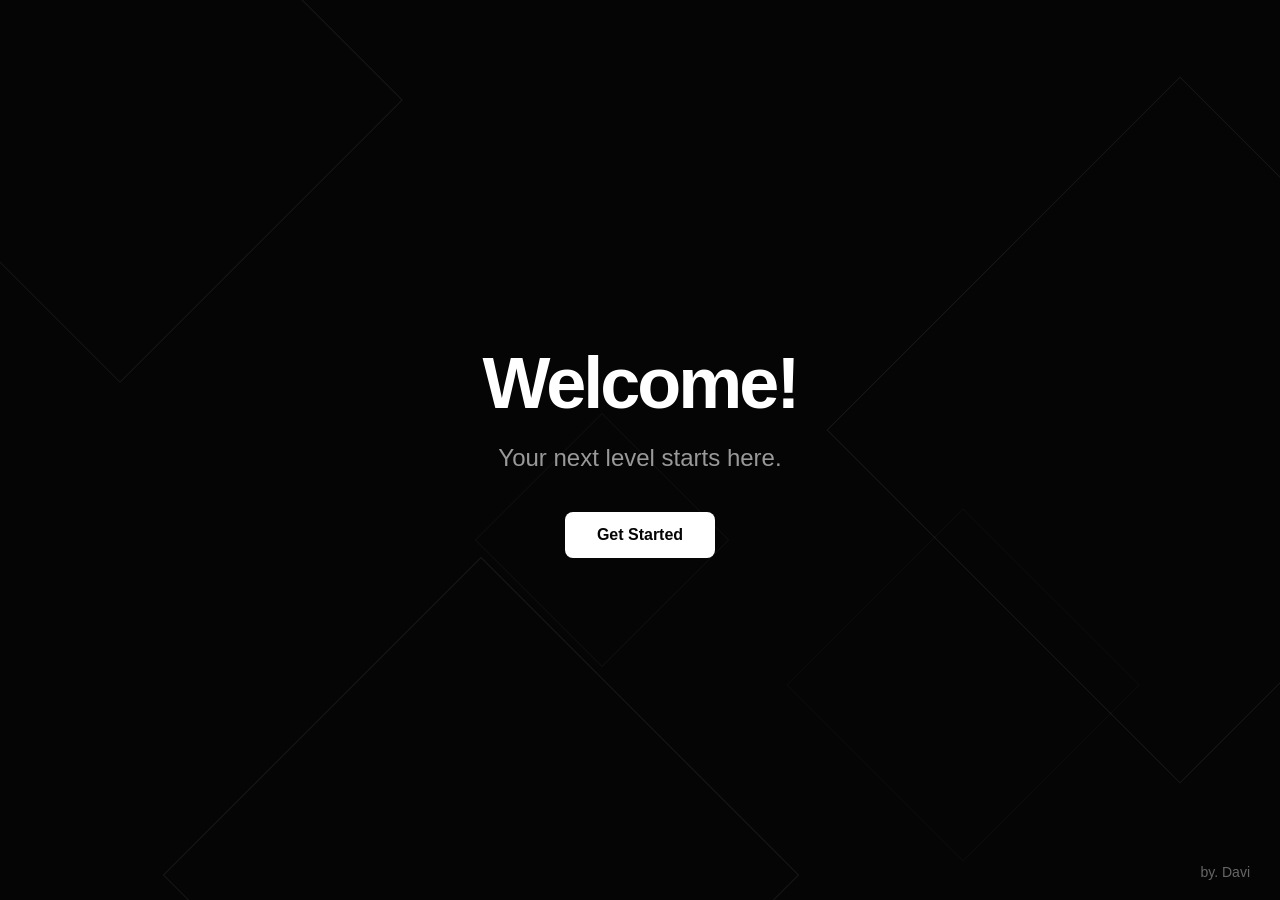
<file: index.html>
<!DOCTYPE html>
<html lang="en">

<head>
    <meta charset="UTF-8">
    <meta name="viewport" content="width=device-width, initial-scale=1.0">

    <title>Welcome</title>

    <link rel="stylesheet" href="style.css">
</head>

<body>

    <div class="background">

        <div class="vector vector-1"></div>
        <div class="vector vector-2"></div>
        <div class="vector vector-3"></div>
        <div class="vector vector-4"></div>
        <div class="vector vector-5"></div>

    </div>

    <main class="container">

        <h1>Welcome!</h1>

        <p>Your next level starts here.</p>

        <a href="pagina2.html" class="button">Get Started</a>

    </main>

    <footer>
        by. Davi
    </footer>

    <script src="script.js"></script>

</body>

</html>
</file>
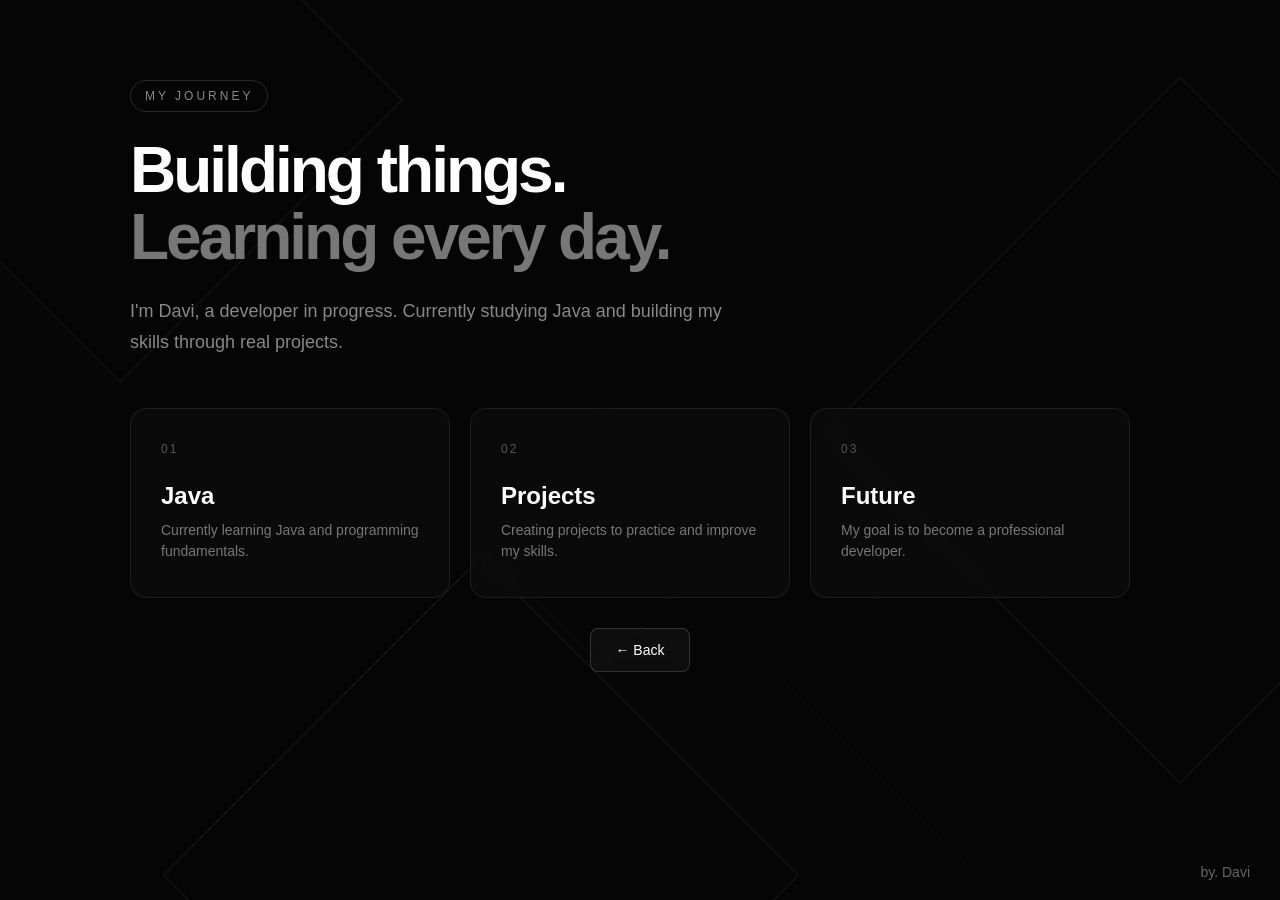
<file: pagina2.html>
<!DOCTYPE html>
<html lang="en">

<head>
    <meta charset="UTF-8">
    <meta name="viewport" content="width=device-width, initial-scale=1.0">

    <title>About Me</title>

    <link rel="stylesheet" href="style.css">
</head>

<body>

    <!-- FUNDO -->

    <div class="background">

        <div class="vector vector-1"></div>
        <div class="vector vector-2"></div>
        <div class="vector vector-3"></div>
        <div class="vector vector-4"></div>
        <div class="vector vector-5"></div>

    </div>

    <!-- CONTEÚDO -->

    <main class="page-two">

        <div class="tag">
            MY JOURNEY
        </div>

        <h1>
            Building things.<br>
            <span>Learning every day.</span>
        </h1>

        <p class="description">
            I'm Davi, a developer in progress.
            Currently studying Java and building my skills
            through real projects.
        </p>

        <!-- CARDS -->

        <div class="cards">

            <div class="card">

                <span class="number">
                    01
                </span>

                <h2>
                    Java
                </h2>

                <p>
                    Currently learning Java and programming fundamentals.
                </p>

            </div>


            <div class="card">

                <span class="number">
                    02
                </span>

                <h2>
                    Projects
                </h2>

                <p>
                    Creating projects to practice and improve my skills.
                </p>

            </div>


            <div class="card">

                <span class="number">
                    03
                </span>

                <h2>
                    Future
                </h2>

                <p>
                    My goal is to become a professional developer.
                </p>

            </div>

        </div>

        <!-- BOTÃO VOLTAR -->

        <a href="index.html" class="back-button">
            ← Back
        </a>

    </main>

    <!-- RODAPÉ -->

    <footer>
        by. Davi
    </footer>

    <script src="script.js"></script>

</body>

</html>
</file>
<file: style.css>
/* =========================
   RESET
========================= */

* {
    margin: 0;
    padding: 0;

    box-sizing: border-box;
}


/* =========================
   BODY
========================= */

body {
    min-height: 100vh;

    overflow-x: hidden;

    background: #050505;

    color: white;

    font-family: Arial, Helvetica, sans-serif;

    position: relative;
}


/* =========================
   FUNDO
========================= */

.background {
    position: fixed;

    inset: 0;

    overflow: hidden;

    z-index: 0;
}


/* =========================
   VETORES
========================= */

.vector {
    position: absolute;

    border: 1px solid rgba(255, 255, 255, 0.08);

    transform: rotate(45deg);

    transition: transform 0.15s ease-out;

    pointer-events: none;
}


/* Vetor 1 */

.vector-1 {
    top: -100px;

    left: -80px;

    width: 400px;

    height: 400px;
}


/* Vetor 2 */

.vector-2 {
    top: 20%;

    right: -150px;

    width: 500px;

    height: 500px;
}


/* Vetor 3 */

.vector-3 {
    bottom: -200px;

    left: 20%;

    width: 450px;

    height: 450px;
}


/* Vetor 4 */

.vector-4 {
    top: 50%;

    left: 40%;

    width: 180px;

    height: 180px;

    opacity: 0.5;
}


/* Vetor 5 */

.vector-5 {
    bottom: 10%;

    right: 15%;

    width: 250px;

    height: 250px;

    opacity: 0.4;
}


/* =========================
   PRIMEIRA PÁGINA
========================= */

.container {
    position: relative;

    z-index: 2;

    min-height: 100vh;

    display: flex;

    flex-direction: column;

    justify-content: center;

    align-items: center;

    text-align: center;

    padding: 40px;
}


/* TÍTULO */

.container h1 {
    font-size: 72px;

    font-weight: 700;

    letter-spacing: -3px;

    margin-bottom: 20px;
}


/* TEXTO */

.container p {
    font-size: 24px;

    color: #999;

    margin-bottom: 40px;
}


/* =========================
   BOTÃO GET STARTED
========================= */

.button {
    display: inline-block;

    padding: 14px 32px;

    background: white;

    color: #050505;

    text-decoration: none;

    font-size: 16px;

    font-weight: bold;

    border-radius: 8px;

    transition: 0.3s;
}


.button:hover {
    transform: translateY(-4px);

    background: #e8e8e8;

    box-shadow: 0 10px 40px rgba(255, 255, 255, 0.15);
}


/* =========================
   SEGUNDA PÁGINA
========================= */

.page-two {
    position: relative;

    z-index: 2;

    width: 100%;

    max-width: 1100px;

    min-height: 100vh;

    padding: 80px 40px;

    margin: auto;
}


/* =========================
   TAG
========================= */

.tag {
    display: inline-block;

    padding: 8px 14px;

    border: 1px solid rgba(255, 255, 255, 0.15);

    border-radius: 20px;

    color: #888;

    font-size: 12px;

    letter-spacing: 3px;

    margin-bottom: 25px;
}


/* =========================
   TÍTULO DA SEGUNDA PÁGINA
========================= */

.page-two h1 {
    font-size: 64px;

    line-height: 1.05;

    letter-spacing: -3px;

    margin-bottom: 25px;
}


.page-two h1 span {
    color: #777;
}


/* =========================
   DESCRIÇÃO
========================= */

.description {
    max-width: 600px;

    font-size: 18px;

    line-height: 1.7;

    color: #888;

    margin-bottom: 50px;
}


/* =========================
   CARDS
========================= */

.cards {
    display: grid;

    grid-template-columns: repeat(3, 1fr);

    gap: 20px;

    max-width: 1000px;
}


.card {
    position: relative;

    padding: 30px;

    min-height: 190px;

    background: rgba(255, 255, 255, 0.025);

    border: 1px solid rgba(255, 255, 255, 0.08);

    border-radius: 16px;

    backdrop-filter: blur(10px);

    transition: 0.3s;
}


.card:hover {
    transform: translateY(-8px);

    border-color: rgba(255, 255, 255, 0.25);

    background: rgba(255, 255, 255, 0.05);
}


/* NÚMERO */

.card .number {
    font-size: 12px;

    color: #555;

    letter-spacing: 2px;
}


/* TÍTULO DO CARD */

.card h2 {
    font-size: 24px;

    margin-top: 25px;

    margin-bottom: 10px;
}


/* TEXTO DO CARD */

.card p {
    font-size: 14px;

    line-height: 1.5;

    color: #777;

    margin: 0;
}


/* =========================
   BOTÃO BACK
========================= */

.back-button {
    display: block;

    width: fit-content;

    margin: 30px auto 0;

    padding: 13px 24px;

    color: white;

    text-decoration: none;

    font-size: 14px;

    border: 1px solid rgba(255, 255, 255, 0.15);

    border-radius: 8px;

    background: rgba(255, 255, 255, 0.04);

    backdrop-filter: blur(10px);

    transition: 0.3s;
}


.back-button:hover {
    background: white;

    color: #050505;

    transform: translateY(-4px);
}


/* =========================
   FOOTER
========================= */

footer {
    position: fixed;

    right: 30px;

    bottom: 20px;

    color: #666;

    font-size: 14px;

    z-index: 3;
}


/* =========================
   RESPONSIVO
========================= */

@media (max-width: 800px) {

    .page-two {
        padding: 50px 25px;
    }


    .page-two h1 {
        font-size: 45px;
    }


    .cards {
        grid-template-columns: 1fr;
    }


    .container h1 {
        font-size: 55px;
    }


    .container p {
        font-size: 20px;
    }

}
</file>
